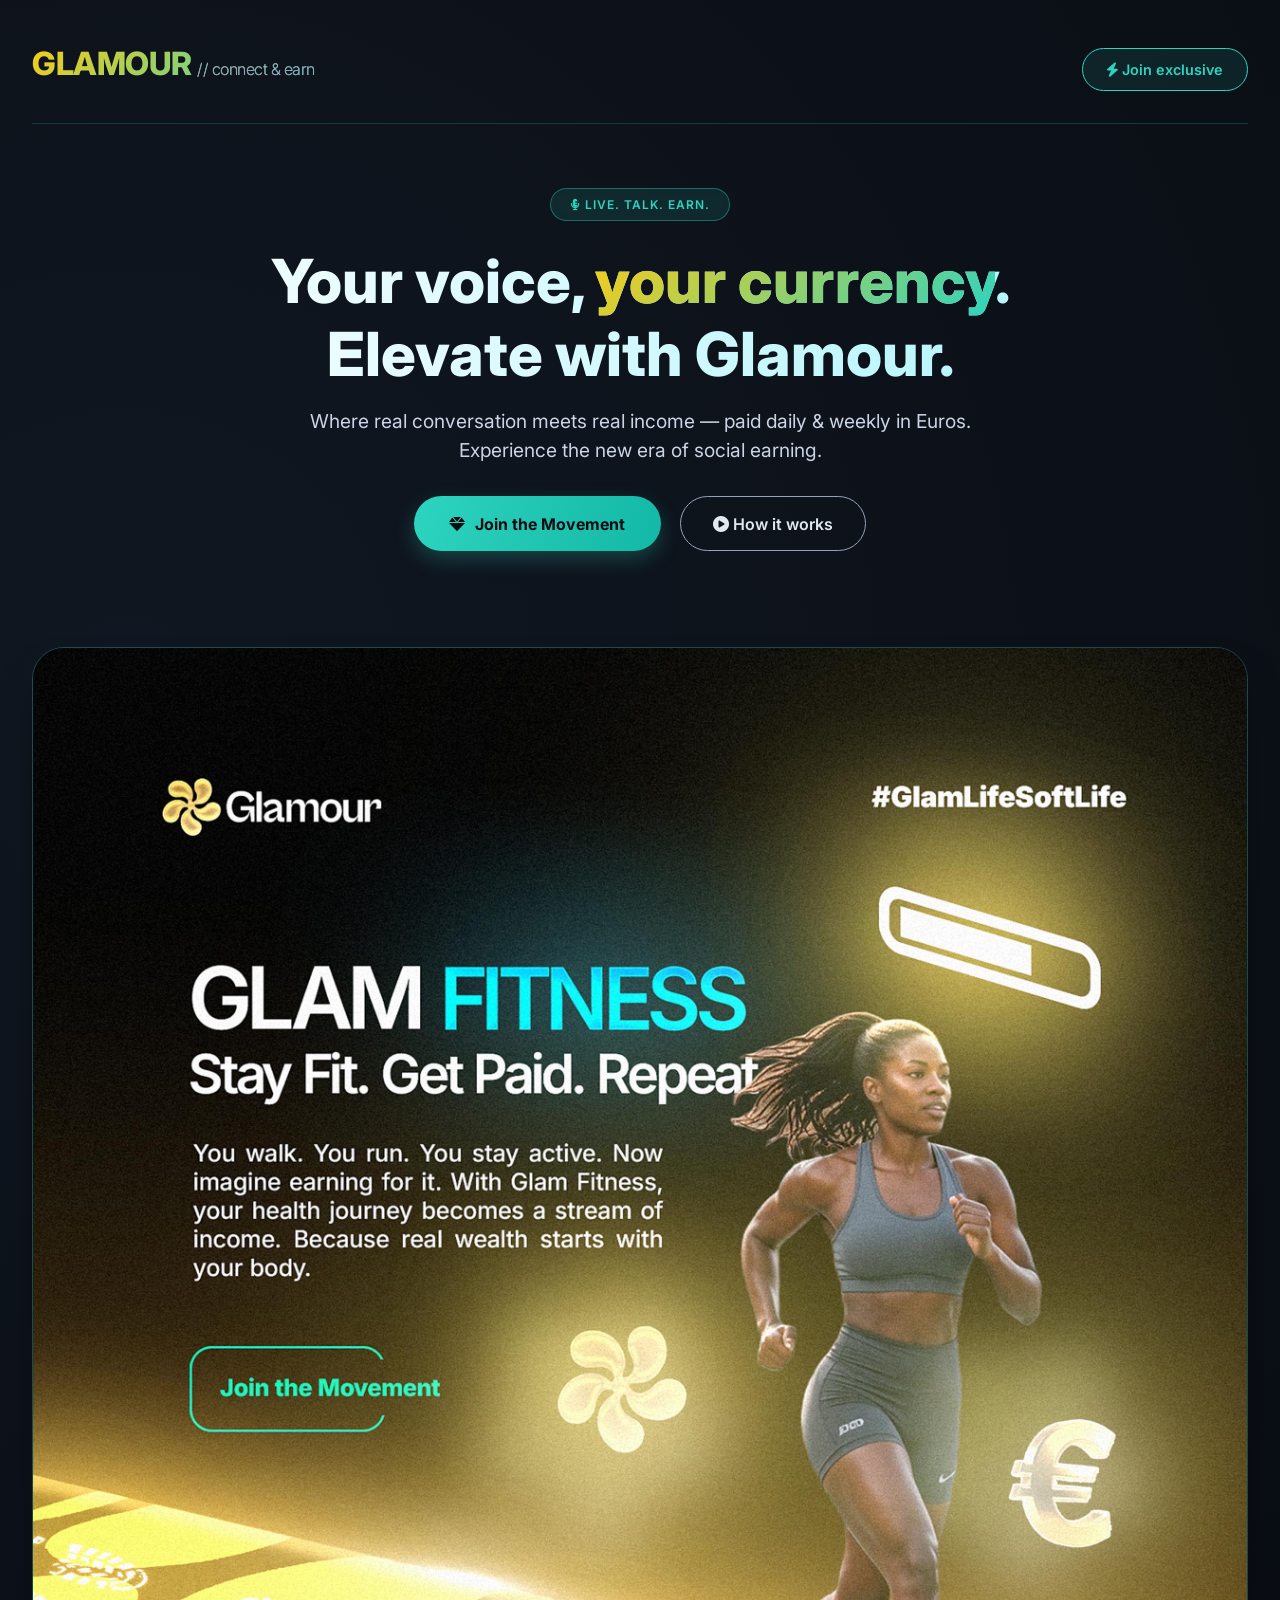
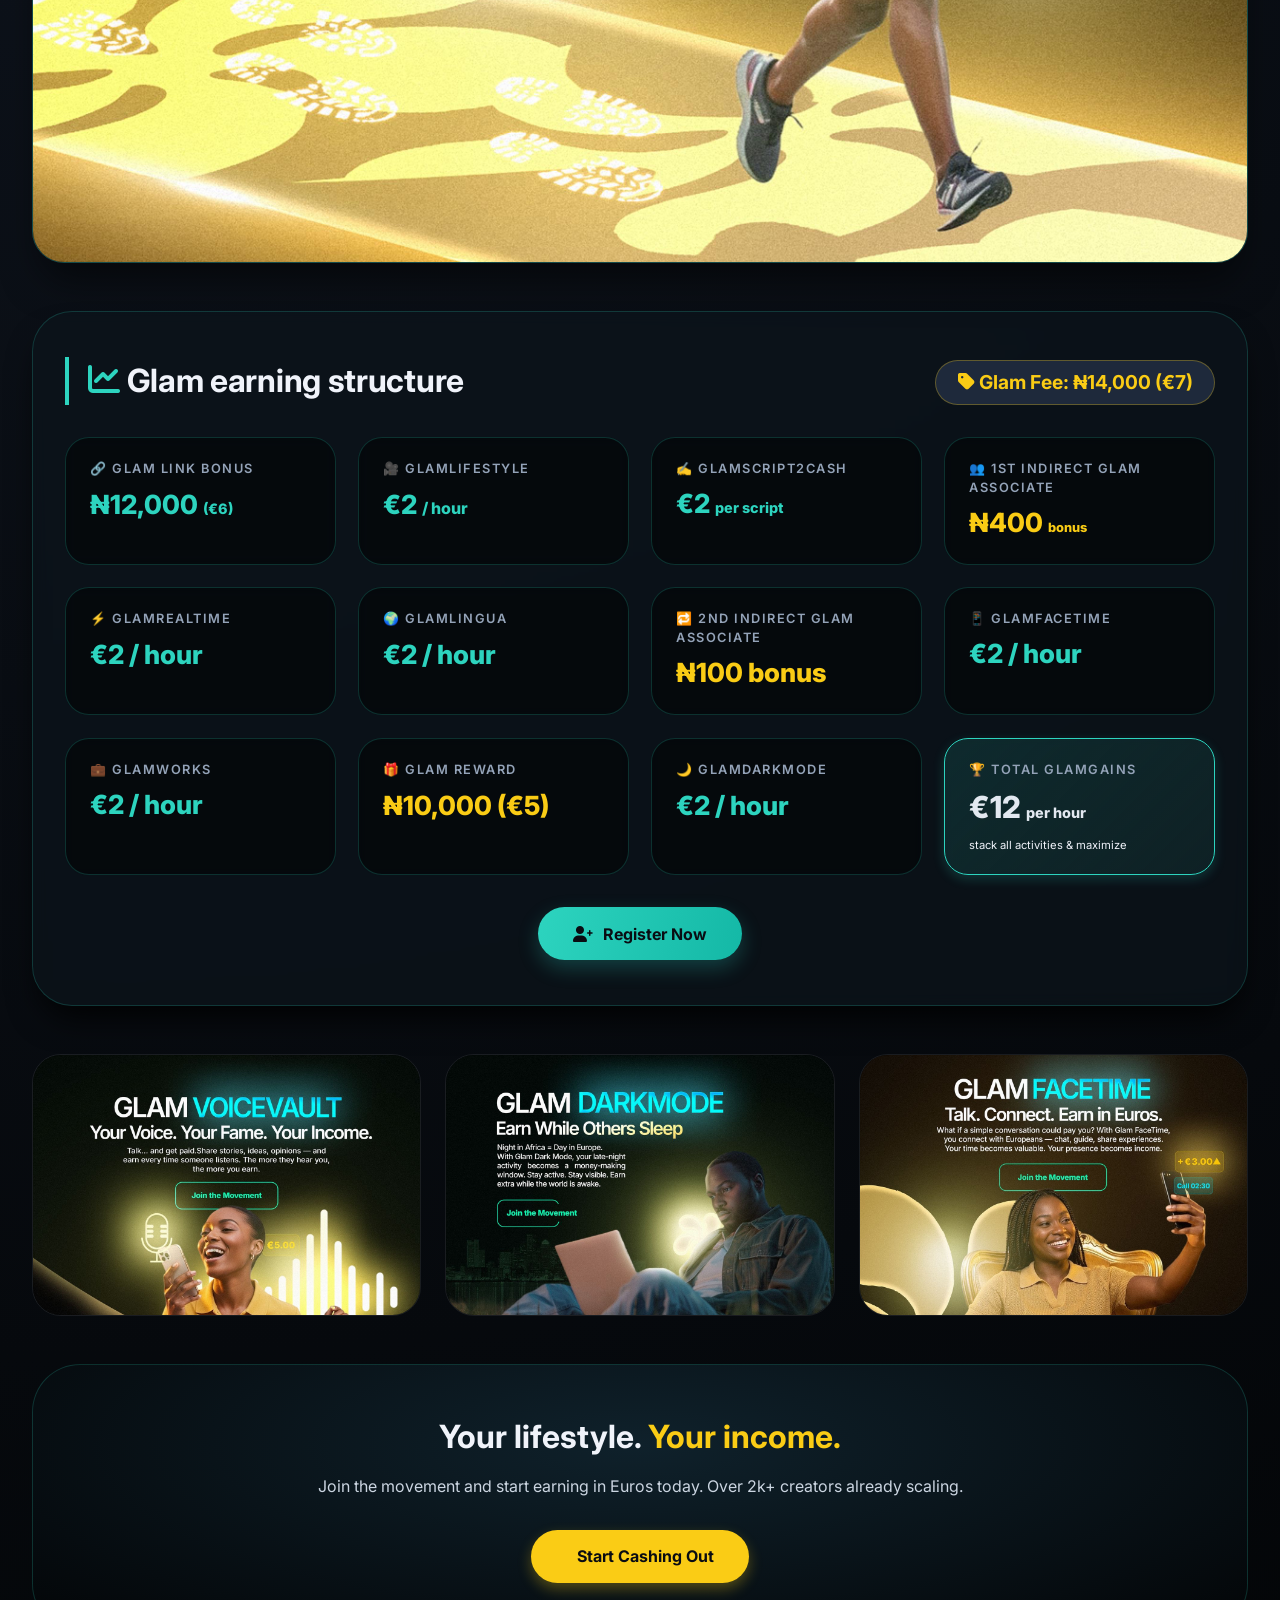
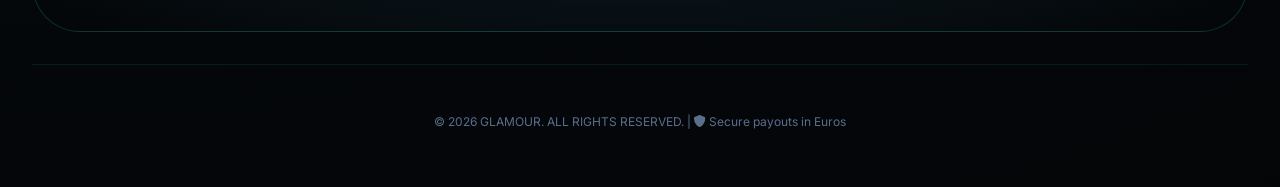
<file: index.html>
<!DOCTYPE html>
<html lang="en">
<head>
    <meta charset="UTF-8">
    <meta name="viewport" content="width=device-width, initial-scale=1.0, viewport-fit=cover">
    <title>Glamour | Talk. Connect. Earn.</title>
    <link rel="preconnect" href="https://fonts.googleapis.com">
    <link rel="preconnect" href="https://fonts.gstatic.com" crossorigin>
    <link href="https://fonts.googleapis.com/css2?family=Inter:opsz,wght@14..32,300;14..32,400;14..32,600;14..32,700;14..32,800&display=swap" rel="stylesheet">

  <link rel="stylesheet" href="https://cdnjs.cloudflare.com/ajax/libs/font-awesome/6.0.0-beta3/css/all.min.css">
    <style>
        * {
            margin: 0;
            padding: 0;
            box-sizing: border-box;
        }

        body {
            background: #0B0C10;
            background-image: radial-gradient(circle at 10% 20%, rgba(20, 30, 45, 0.6) 0%, #030507 100%);
            font-family: 'Inter', sans-serif;
            color: #f0f3fa;
            line-height: 1.5;
            scroll-behavior: smooth;
        }

        :root {
            --neon-teal: #2dd4bf;
            --vibrant-gold: #facc15;
            --electric-lime: #b9fbc0;
            --deep-slate: #0f172a;
            --card-bg: rgba(15, 25, 35, 0.75);
            --border-glow: rgba(45, 212, 191, 0.25);
            --shadow-xl: 0 25px 40px -12px rgba(0, 0, 0, 0.6);
        }

        .container {
            max-width: 1280px;
            margin: 0 auto;
            padding: 1.5rem 2rem;
        }

        /* header / navigation */
        .navbar {
            display: flex;
            justify-content: space-between;
            align-items: baseline;
            flex-wrap: wrap;
            padding: 1rem 0 2rem;
            border-bottom: 1px solid rgba(45, 212, 191, 0.2);
            margin-bottom: 2rem;
        }

        .logo {
            font-size: 2rem;
            font-weight: 800;
            letter-spacing: -0.5px;
            background: linear-gradient(135deg, #facc15, #2dd4bf);
            -webkit-background-clip: text;
            background-clip: text;
            color: transparent;
        }

        .logo span {
            font-weight: 300;
            background: none;
            -webkit-background-clip: unset;
            background-clip: unset;
            color: #94a3b8;
            font-size: 1rem;
        }

        .cta-nav {
            background: rgba(45, 212, 191, 0.1);
            padding: 0.6rem 1.5rem;
            border-radius: 60px;
            font-weight: 600;
            font-size: 0.9rem;
            border: 1px solid #2dd4bf;
            color: #2dd4bf;
            transition: 0.25s;
        }

        .cta-nav:hover {
            background: #2dd4bf;
            color: #0B0C10;
            transform: scale(0.98);
        }

        /* hero section */
        .hero {
            text-align: center;
            padding: 2rem 0 3rem;
        }

        .hero-badge {
            display: inline-block;
            background: rgba(45, 212, 191, 0.12);
            backdrop-filter: blur(4px);
            border-radius: 100px;
            padding: 0.4rem 1.2rem;
            font-size: 0.75rem;
            font-weight: 600;
            letter-spacing: 1px;
            color: #2dd4bf;
            margin-bottom: 1.5rem;
            border: 0.5px solid rgba(45, 212, 191, 0.4);
        }

        .hero h1 {
            font-size: 3.8rem;
            font-weight: 800;
            line-height: 1.2;
            background: linear-gradient(to right, #ffffff, #a5f3fc);
            -webkit-background-clip: text;
            background-clip: text;
            color: transparent;
            margin-bottom: 1rem;
   }

        .hero h1 .accent-word {
            background: linear-gradient(135deg, #facc15, #2dd4bf);
            -webkit-background-clip: text;
            background-clip: text;
            color: transparent;
        }

        .hero-sub {
            font-size: 1.2rem;
            color: #cbd5e6;
            max-width: 680px;
            margin: 1rem auto 2rem;
        }

        .btn-group {
            display: flex;
            gap: 1.2rem;
            justify-content: center;
            flex-wrap: wrap;
            margin-top: 1rem;
        }

        .btn-primary-modern {
            background: linear-gradient(105deg, #2dd4bf 0%, #14b8a6 100%);
            border: none;
            padding: 0.9rem 2.2rem;
            border-radius: 50px;
            font-weight: 700;
            color: #0a0c12;
            transition: all 0.2s ease;
            box-shadow: 0 8px 20px rgba(45, 212, 191, 0.25);
            display: inline-flex;
            align-items: center;
            gap: 10px;
        }

        .btn-primary-modern i {
            font-size: 1rem;
        }

        .btn-primary-modern:hover {
            transform: translateY(-3px);
            background: linear-gradient(105deg, #5eead4, #2dd4bf);
            box-shadow: 0 12px 28px rgba(45, 212, 191, 0.4);
        }

        .btn-outline-light {
            background: transparent;
            border: 1.5px solid #94a3b8;
            padding: 0.9rem 2rem;
            border-radius: 50px;
            font-weight: 600;
            color: #e2e8f0;
            transition: 0.2s;
        }

        .btn-outline-light:hover {
            border-color: #2dd4bf;
            color: #2dd4bf;
            background: rgba(45, 212, 191, 0.05);
        }

        /* featured image modern */
        .feature-image {
            margin: 3rem 0 2rem;
            border-radius: 2rem;
            overflow: hidden;
            box-shadow: var(--shadow-xl);
            border: 1px solid rgba(45, 212, 191, 0.3);
        }

        .feature-image img {
            width: 100%;
            height: auto;
            display: block;
            transition: transform 0.6s ease;
        }

        .feature-image:hover img {
            transform: scale(1.02);
        }

        /* earning section - new card grid */
        .earn-vault {
            background: rgba(12, 20, 28, 0.7);
            backdrop-filter: blur(8px);
            border-radius: 2.5rem;
            padding: 2.8rem 2rem;
            margin: 3rem 0;
            border: 1px solid rgba(45, 212, 191, 0.2);
            box-shadow: 0 20px 35px -12px black;
        }

        .section-header {
            display: flex;
            justify-content: space-between;
            align-items: flex-end;
            flex-wrap: wrap;
            margin-bottom: 2rem;
            border-left: 4px solid #2dd4bf;
            padding-left: 1.2rem;
        }

        .section-header h2 {
            font-size: 2rem;
            font-weight: 700;
            letter-spacing: -0.3px;
        }

        .fee-chip {
            background: #1e293b;
            padding: 0.5rem 1.4rem;
            border-radius: 60px;
            font-weight: 700;
            color: #facc15;
            font-size: 1.2rem;
            box-shadow: inset 0 0 0 1px rgba(250, 204, 21, 0.3);
        }

        .earn-grid {
            display: grid;
            grid-template-columns: repeat(auto-fit, minmax(270px, 1fr));
            gap: 1.4rem;
            margin: 2rem 0;
        }

        .earn-card {
            background: rgba(0, 0, 0, 0.5);
            backdrop-filter: blur(4px);
            border-radius: 1.5rem;
            padding: 1.3rem 1.5rem;
            transition: all 0.2s;
            border: 1px solid rgba(45, 212, 191, 0.2);
        }

        .earn-card:hover {
            border-color: #2dd4bf;
            background: rgba(20, 40, 45, 0.7);
            transform: translateY(-4px);
        }

        .card-label {
            font-size: 0.8rem;
            text-transform: uppercase;
            letter-spacing: 1.5px;
            font-weight: 600;
            color: #94a3b8;
            margin-bottom: 0.4rem;
        }

        .card-value {
            font-size: 1.65rem;
            font-weight: 800;
            display: flex;
            align-items: baseline;
            gap: 5px;
            flex-wrap: wrap;
        }

        .teal-value {
            color: #2dd4bf;
        }

        .gold-value {
            color: #facc15;
        }

        .highlight-card {
            background: linear-gradient(135deg, #2dd4bf20, #0f2125);
            border: 1px solid #2dd4bf;
            box-shadow: 0 4px 12px rgba(45, 212, 191, 0.2);
        }

        .highlight-card .card-value {
            color: #e2e8f0;
        }

        .highlight-card .teal-value {
            color: #facc15;
        }

        .grid-cta-center {
            display: flex;
            justify-content: center;
            margin-top: 2rem;
        }

        /* gallery row */
        .gallery-row {
            display: flex;
            gap: 1.5rem;
            flex-wrap: wrap;
            margin: 3rem 0;
        }

        .gallery-item {
            flex: 1;
            min-width: 200px;
            border-radius: 1.8rem;
            overflow: hidden;
            transition: 0.2s;
            border: 1px solid rgba(255, 255, 255, 0.08);
        }

        .gallery-item img {
            width: 100%;
            height: 260px;
            object-fit: cover;
            display: block;
            transition: 0.3s;
        }

        .gallery-item:hover img {
            transform: scale(1.03);
        }

        /* final cta */
        .final-cta {
            text-align: center;
            background: radial-gradient(ellipse at 50% 30%, #0f212b, #030507);
            padding: 3rem 2rem;
            border-radius: 3rem;
            margin: 2rem 0;
            border: 1px solid rgba(45, 212, 191, 0.2);
        }

        .final-cta h3 {
            font-size: 2rem;
            font-weight: 700;
            margin-bottom: 0.8rem;
        }

        .final-cta p {
            color: #cbd5e1;
            margin-bottom: 2rem;
        }

        footer {
            text-align: center;
            padding: 3rem 1rem 2rem;
            border-top: 1px solid rgba(45, 212, 191, 0.1);
            margin-top: 2rem;
            font-size: 0.75rem;
            color: #5b6e8c;
        }

        /* floating notification */
        .floating-toast {
            position: fixed;
            bottom: 30px;
            right: 30px;
            background: #0f172ae6;
			background:gold;
			color:black;
            backdrop-filter: blur(12px);
            border-left: 4px solid #facc15;
            padding: 0.8rem 1.8rem;
            border-radius: 60px;
            
            font-weight: 600;
            font-size: 0.85rem;
            box-shadow: 0 15px 35px rgba(0,0,0,0.4);
            z-index: 2000;
            opacity: 0;
            transform: translateX(40px);
            transition: all 0.4s cubic-bezier(0.2, 0.9, 0.4, 1.1);
            pointer-events: none;
        }

        .floating-toast.show {
            opacity: 1;
            transform: translateX(0);
        }

        @media (max-width: 760px) {
            .container {
                padding: 1rem;
            }
            .hero h1 {
                font-size: 2.2rem;
            }
            .section-header {
                flex-direction: column;
                align-items: flex-start;
                gap: 0.8rem;
            }
            .navbar {
                flex-direction: column;
                gap: 1rem;
                align-items: center;
            }
        }
    </style>
</head>
<body>

<div class="container">
    <!-- modern nav -->
    <div class="navbar">
        <div class="logo">GLAMOUR <span>// connect & earn</span></div>
        <a href="register.php" class="cta-nav"><i class="fas fa-bolt"></i> Join exclusive</a>
    </div>

    <!-- hero section -->
    <div class="hero">
        <div class="hero-badge"><i class="fas fa-microphone-alt"></i> LIVE. TALK. EARN.</div>
        <h1>Your voice, <span class="accent-word">your currency</span>.<br>Elevate with Glamour.</h1>
        <div class="hero-sub">Where real conversation meets real income — paid daily & weekly in Euros. Experience the new era of social earning.</div>
        <div class="btn-group">
            <a href="register.php" class="btn-primary-modern"><i class="fas fa-gem"></i> Join the Movement</a>
            <a href="#" class="btn-outline-light"><i class="fas fa-play-circle"></i> How it works</a>
        </div>
    </div>

    <!-- modern hero visual -->
    <div class="feature-image">
        <img src="banners/2d2214b2-745e-4473-8247-f65fd1666850.jpeg" alt="Glamour lifestyle studio">
    </div>

    <!-- Earning Structure V2 — redesigned cards -->
    <div class="earn-vault">
        <div class="section-header">
            <h2><i class="fas fa-chart-line" style="color:#2dd4bf;"></i> Glam earning structure</h2>
            <div class="fee-chip"><i class="fas fa-tag"></i> Glam Fee: ₦14,000 (€7)</div>
        </div>

        <div class="earn-grid">
            <!-- All original earning data preserved -->
            <div class="earn-card">
                <div class="card-label">🔗 Glam Link Bonus</div>
                <div class="card-value teal-value">₦12,000 <span style="font-size:0.9rem;">(€6)</span></div>
            </div>
            <div class="earn-card">
                <div class="card-label">🎥 GlamLifestyle</div>
                <div class="card-value teal-value">€2 <span style="font-size:1rem;">/ hour</span></div>
            </div>
            <div class="earn-card">
                <div class="card-label">✍️ GlamScript2Cash</div>
                <div class="card-value teal-value">€2 <span style="font-size:0.9rem;">per script</span></div>
            </div>
            <div class="earn-card">
                <div class="card-label">👥 1st Indirect Glam Associate</div>
                <div class="card-value gold-value">₦400 <span style="font-size:0.8rem;">bonus</span></div>
            </div>
            <div class="earn-card">
                <div class="card-label">⚡ GlamRealtime</div>
                <div class="card-value teal-value">€2 <span>/ hour</span></div>
            </div>
            <div class="earn-card">
                <div class="card-label">🌍 GlamLingua</div>
                <div class="card-value teal-value">€2 <span>/ hour</span></div>
            </div>
            <div class="earn-card">
                <div class="card-label">🔁 2nd Indirect Glam Associate</div>
                <div class="card-value gold-value">₦100 <span>bonus</span></div>
            </div>
            <div class="earn-card">
                <div class="card-label">📱 GlamFaceTime</div>
                <div class="card-value teal-value">€2 <span>/ hour</span></div>
            </div>
            <div class="earn-card">
                <div class="card-label">💼 GlamWorks</div>
                <div class="card-value teal-value">€2 <span>/ hour</span></div>
            </div>
            <div class="earn-card">
                <div class="card-label">🎁 Glam Reward</div>
                <div class="card-value gold-value">₦10,000 <span>(€5)</span></div>
            </div>
            <div class="earn-card">
                <div class="card-label">🌙 GlamDarkMode</div>
                <div class="card-value teal-value">€2 <span>/ hour</span></div>
            </div>
            <div class="earn-card highlight-card">
                <div class="card-label">🏆 TOTAL GLAMGAINS</div>
                <div class="card-value"><span style="font-size: 1.9rem; font-weight:800;">€12</span> <span style="font-size:0.9rem;">per hour</span></div>
                <div style="font-size: 0.7rem; margin-top: 6px;">stack all activities & maximize</div>
            </div>
        </div>
        <div class="grid-cta-center">
            <a href="register.php" class="btn-primary-modern"><i class="fas fa-user-plus"></i> Register Now</a>
        </div>
    </div>

    <!-- fresh gallery -->
    <div class="gallery-row">
        <div class="gallery-item">
            <img src="banners/da375870-b033-4869-ae4e-f003b077d7d4.jpeg" alt="Glamour style">
        </div>
        <div class="gallery-item">
            <img src="banners/b28920a5-28fd-49fd-89c7-b0e5841c9697.jpeg" alt="Mobile earning">
        </div>
        <div class="gallery-item">
            <img src="banners/f659e556-a129-4ac4-8830-6b3be2a5d547.jpeg" alt="Community calls">
        </div>
    </div>

    <!-- final call to action modern -->
    <div class="final-cta">
        <h3>Your lifestyle. <span style="color:#facc15;">Your income.</span></h3>
        <p>Join the movement and start earning in Euros today. Over 2k+ creators already scaling.</p>
        <a href="register.php" class="btn-primary-modern" style="background: #facc15; color:#0a0c12; box-shadow:0 6px 14px rgba(250,204,21,0.3);"><i class="fas fa-chart-simple"></i> Start Cashing Out</a>
    </div>

    <footer>
        <p>© 2026 GLAMOUR. ALL RIGHTS RESERVED. | <i class="fas fa-shield-alt"></i> Secure payouts in Euros</p>
    </footer>
</div>

<!-- floating notification (social proof) -->
<div id="socialToast" class="floating-toast"></div>

<script>
    (function() {
        const toast = document.getElementById('socialToast');
        const names = ["Dera", "Amaka", "Chinedu", "Blessing", "Tobi", "Lena", "Sofia", "Jordan"];
        const regions = ["Abuja", "Lagos", "Port Harcourt", "Enugu", "Berlin", "Paris", "Accra"];
        const amounts = ["+€3.20", "+€5.00", "+€2.80", "+€12.40", "+€7.50", "+€4.10", "+€9.90"];

        function showEarningAlert() {
            const randomName = names[Math.floor(Math.random() * names.length)];
            const randomRegion = regions[Math.floor(Math.random() * regions.length)];
            const randomAmount = amounts[Math.floor(Math.random() * amounts.length)];
            const activity = ["GlamFaceTime", "GlamRealtime", "GlamLifestyle", "Script2Cash", "Referral bonus"][Math.floor(Math.random() * 5)];
            
            toast.innerHTML = `<i class="fas fa-fire" style="margin-right: 10px; color:black;"></i> ${randomName} from ${randomRegion} just earned ${randomAmount} via ${activity} ▲`;
            toast.classList.add('show');
            
            setTimeout(() => {
                toast.classList.remove('show');
            }, 4500);
            
            const nextDelay = 7000 + Math.random() * 6000;
            setTimeout(showEarningAlert, nextDelay);
        }
        
        setTimeout(showEarningAlert, 3000);
    })();
</script>

<style>
    .btn-primary-modern, .btn-outline-light, .cta-nav {
        cursor: pointer;
        transition: all 0.2s ease;
    }
    .earn-card {
        transition: 0.2s;
    }
    a {
        text-decoration: none;
    }
    ::selection {
        background: #2dd4bf;
        color: #0a0c12;
    }
    html {
        scroll-behavior: smooth;
    }
</style>

</body>
</html>
</file>
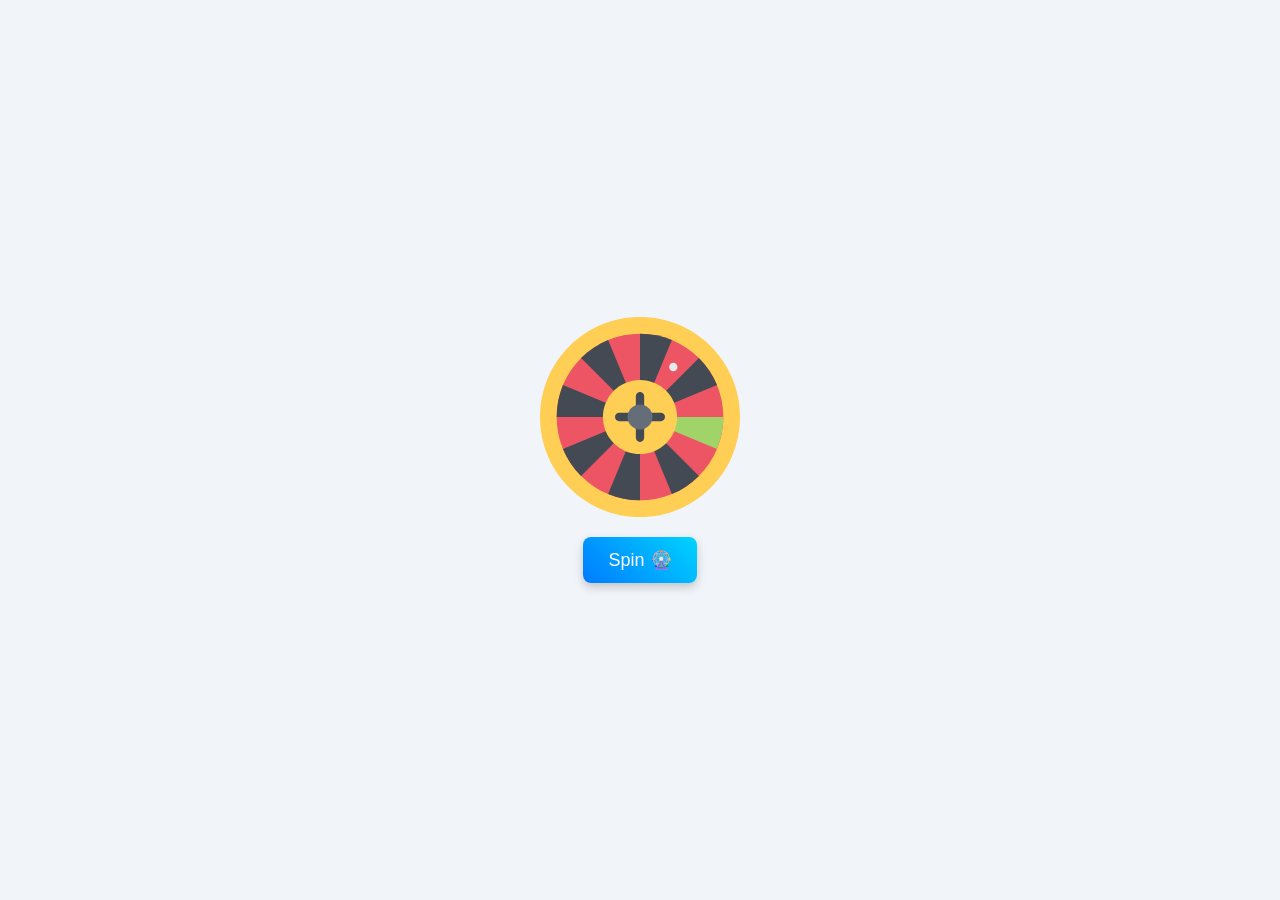
<file: vitecss/samples/spin.html>
<!DOCTYPE html>
<html lang="en">
<head>
  <meta charset="UTF-8">
  <meta name="viewport" content="width=device-width, initial-scale=1.0">
  <title>Spin & Win</title>
  <style>
    body {
      display: flex;
      flex-direction: column;
      align-items: center;
      justify-content: center;
      height: 100vh;
      background: #f1f5f9;
      margin: 0;
      overflow: hidden;
    }
    #wheel {
      transition: transform 5s cubic-bezier(0.17, 0.67, 0.83, 0.67);
      transform-origin: 50% 50%;
    }
    button {
      margin-top: 20px;
      padding: 12px 25px;
      font-size: 18px;
      border: none;
      border-radius: 8px;
      background: linear-gradient(45deg,#007bff,#00d4ff);
      color: white;
      cursor: pointer;
      box-shadow: 0 4px 10px rgba(0,0,0,0.2);
    }
    button:hover {
      background: linear-gradient(45deg,#0056b3,#0099cc);
    }

    /* Popup */
    #popup {
      position: fixed;
      top: 0; left: 0; right: 0; bottom: 0;
      background: rgba(0,0,0,0.6);
      display: flex;
      align-items: center;
      justify-content: center;
      visibility: hidden;
      opacity: 0;
      transition: opacity 0.5s;
      z-index: 1000;
    }
    #popup.show {
      visibility: visible;
      opacity: 1;
    }
    .popup-box {
      background: white;
      padding: 40px;
      border-radius: 16px;
      text-align: center;
      font-size: 24px;
      font-weight: bold;
      box-shadow: 0 8px 30px rgba(0,0,0,0.3);
      position: relative;
      z-index: 1001;
    }
    .popup-box span {
      font-size: 40px;
      color: #ff9800;
    }

    /* Fireworks */
    .firework {
      position: fixed;
      width: 10px;
      height: 10px;
      border-radius: 50%;
      background: transparent;
      animation: explode 1s forwards;
    }
    @keyframes explode {
      0% { transform: scale(0); opacity: 1; }
      100% { transform: scale(5); opacity: 0; }
    }
  </style>
</head>
<body>

<svg id="wheel" height="200px" width="200px" version="1.1" xmlns="http://www.w3.org/2000/svg" 
     xmlns:xlink="http://www.w3.org/1999/xlink" viewBox="0 0 511.984 511.984" xml:space="preserve" fill="#000000">
  <g id="SVGRepo_iconCarrier"> 
    <path style="fill:#FFCE54;" d="M491.859,156.355c-12.891-30.483-31.342-57.857-54.857-81.372 
    c-23.5-23.5-50.889-41.952-81.357-54.858C324.084,6.782,290.553,0,255.992,0c-34.554,0-68.083,6.781-99.645,20.125 
    c-30.483,12.906-57.865,31.358-81.373,54.858c-23.499,23.515-41.959,50.889-54.85,81.372C6.774,187.916,0,221.447,0,255.992 
    c0,34.56,6.773,68.091,20.125,99.652c12.89,30.484,31.351,57.857,54.85,81.373c23.507,23.5,50.889,41.967,81.373,54.857 
    c31.562,13.344,65.091,20.109,99.645,20.109c34.561,0,68.092-6.766,99.652-20.109c30.469-12.891,57.857-31.357,81.357-54.857 
    c23.516-23.516,41.967-50.889,54.857-81.373c13.344-31.561,20.125-65.092,20.125-99.652 
    C511.984,221.447,505.203,187.916,491.859,156.355z"></path> 
    <path style="fill:#ED5564;" d="M406.83,105.154c-40.279-40.296-93.856-62.483-150.838-62.483s-110.551,22.187-150.847,62.482 
    c-40.287,40.296-62.482,93.872-62.482,150.839c0,56.982,22.195,110.558,62.482,150.853c40.295,40.297,93.864,62.482,150.847,62.482 
    s110.559-22.186,150.838-62.482c40.297-40.295,62.498-93.871,62.498-150.853C469.328,199.025,447.127,145.449,406.83,105.154z"></path> 
    <g> 
      <path style="fill:#434A54;" d="M174.315,453.189c25.546,10.594,53.186,16.139,81.677,16.139v-213.32L174.315,453.189z"></path> 
      <path style="fill:#434A54;" d="M337.678,58.811c-25.562-10.593-53.188-16.14-81.686-16.14v213.337L337.678,58.811z"></path> 
      <path style="fill:#434A54;" d="M337.678,453.189c25.545-10.578,49.014-26.203,69.152-46.344L255.992,256.008L337.678,453.189z"></path> 
      <path style="fill:#434A54;" d="M174.315,58.811c-25.554,10.578-49.022,26.202-69.17,46.343l150.847,150.854L174.315,58.811z"></path> 
    </g> 
    <path style="fill:#A0D468;" d="M453.189,337.678c10.576-25.547,16.139-53.186,16.139-81.685H255.992L453.189,337.678z"></path> 
    <g> 
      <path style="fill:#434A54;" d="M58.795,174.323c-10.585,25.546-16.132,53.186-16.132,81.669h213.329L58.795,174.323z"></path> 
      <path style="fill:#434A54;" d="M453.189,174.323c-10.578-25.562-26.203-49.014-46.359-69.169L255.992,255.992L453.189,174.323z"></path> 
      <path style="fill:#434A54;" d="M58.795,337.678c10.585,25.561,26.21,49.029,46.35,69.168l150.847-150.854L58.795,337.678z"></path> 
    </g> 
    <path style="fill:#FFCE54;" d="M350.926,256.008c0,52.419-42.498,94.933-94.934,94.933s-94.942-42.514-94.942-94.933 
    c0-52.436,42.507-94.95,94.942-94.95S350.926,203.572,350.926,256.008z"></path> 
    <path style="fill:#E6E9ED;" d="M348.863,135.543c-4.156,4.171-10.92,4.171-15.092,0c-4.156-4.156-4.156-10.922,0-15.078 
    c4.172-4.172,10.936-4.172,15.092,0C353.019,124.621,353.019,131.387,348.863,135.543z"></path> 
    <g> 
      <path style="fill:#434A54;" d="M255.992,319.99c-5.89,0-10.664-4.766-10.664-10.656V202.666c0-5.891,4.773-10.671,10.664-10.671 
      c5.891,0,10.664,4.781,10.664,10.671v106.668C266.656,315.224,261.883,319.99,255.992,319.99z"></path> 
      <path style="fill:#434A54;" d="M309.334,266.664H202.658c-5.891,0-10.664-4.766-10.664-10.671c0-5.875,4.773-10.656,10.664-10.656 
      h106.676c5.875,0,10.656,4.781,10.656,10.656C319.99,261.898,315.209,266.664,309.334,266.664z"></path> 
    </g> 
    <path style="fill:#656D78;" d="M255.992,223.993c-17.648,0-31.999,14.358-31.999,31.999c0,17.656,14.351,31.998,31.999,31.998 
    c17.656,0,31.998-14.342,31.998-31.998C287.99,238.352,273.648,223.993,255.992,223.993z"></path> 
  </g>
</svg>

<button onclick="spinWheel()">Spin 🎡</button>

<!-- Popup -->
<div id="popup">
  <div class="popup-box">
    🎉 Congratulations! <br> You won <span id="reward"></span> 🎉
  </div>
</div>

<script>
  let currentRotation = 0;

  function spinWheel() {
    const wheel = document.getElementById("wheel");
    const popup = document.getElementById("popup");
    const rewardText = document.getElementById("reward");

    // spin random angle
    const randomSpin = 1080 + Math.floor(Math.random() * 360);
    currentRotation += randomSpin;

    wheel.style.transition = "transform 5s cubic-bezier(0.17, 0.67, 0.83, 0.67)";
    wheel.style.transform = `rotate(${currentRotation}deg)`;

    // After spin ends, show reward
    setTimeout(() => {
      const reward = Math.floor(Math.random() * (1000 - 100 + 1)) + 100;
      rewardText.textContent = reward;

      popup.classList.add("show");

      // Fireworks effect
      for (let i = 0; i < 20; i++) {
        const firework = document.createElement("div");
        firework.classList.add("firework");
        firework.style.left = Math.random() * window.innerWidth + "px";
        firework.style.top = Math.random() * window.innerHeight + "px";
        firework.style.background = `hsl(${Math.random() * 360}, 100%, 50%)`;
        document.body.appendChild(firework);

        setTimeout(() => firework.remove(), 1000);
      }

      // Hide popup after 3s
      setTimeout(() => {
        popup.classList.remove("show");
      }, 3000);
    }, 5200);
  }
</script>

</body>
</html>
</file>
